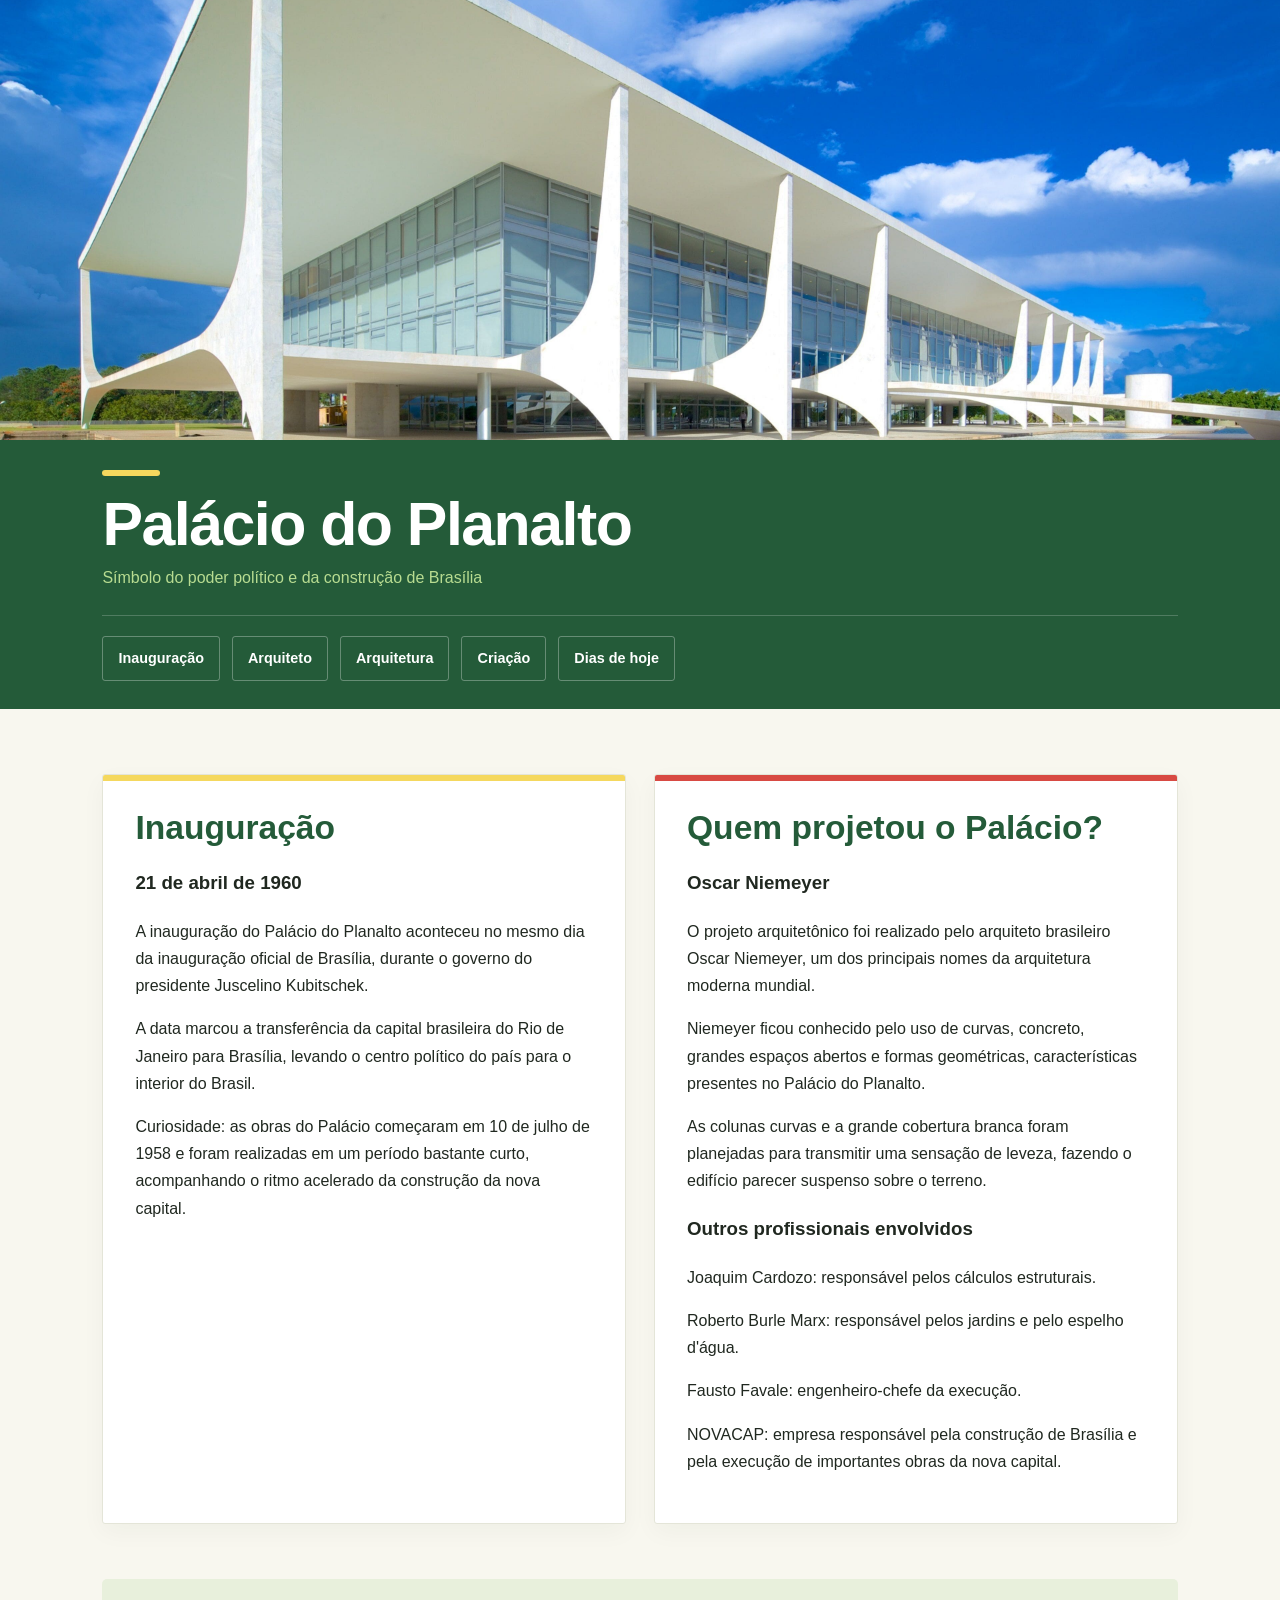
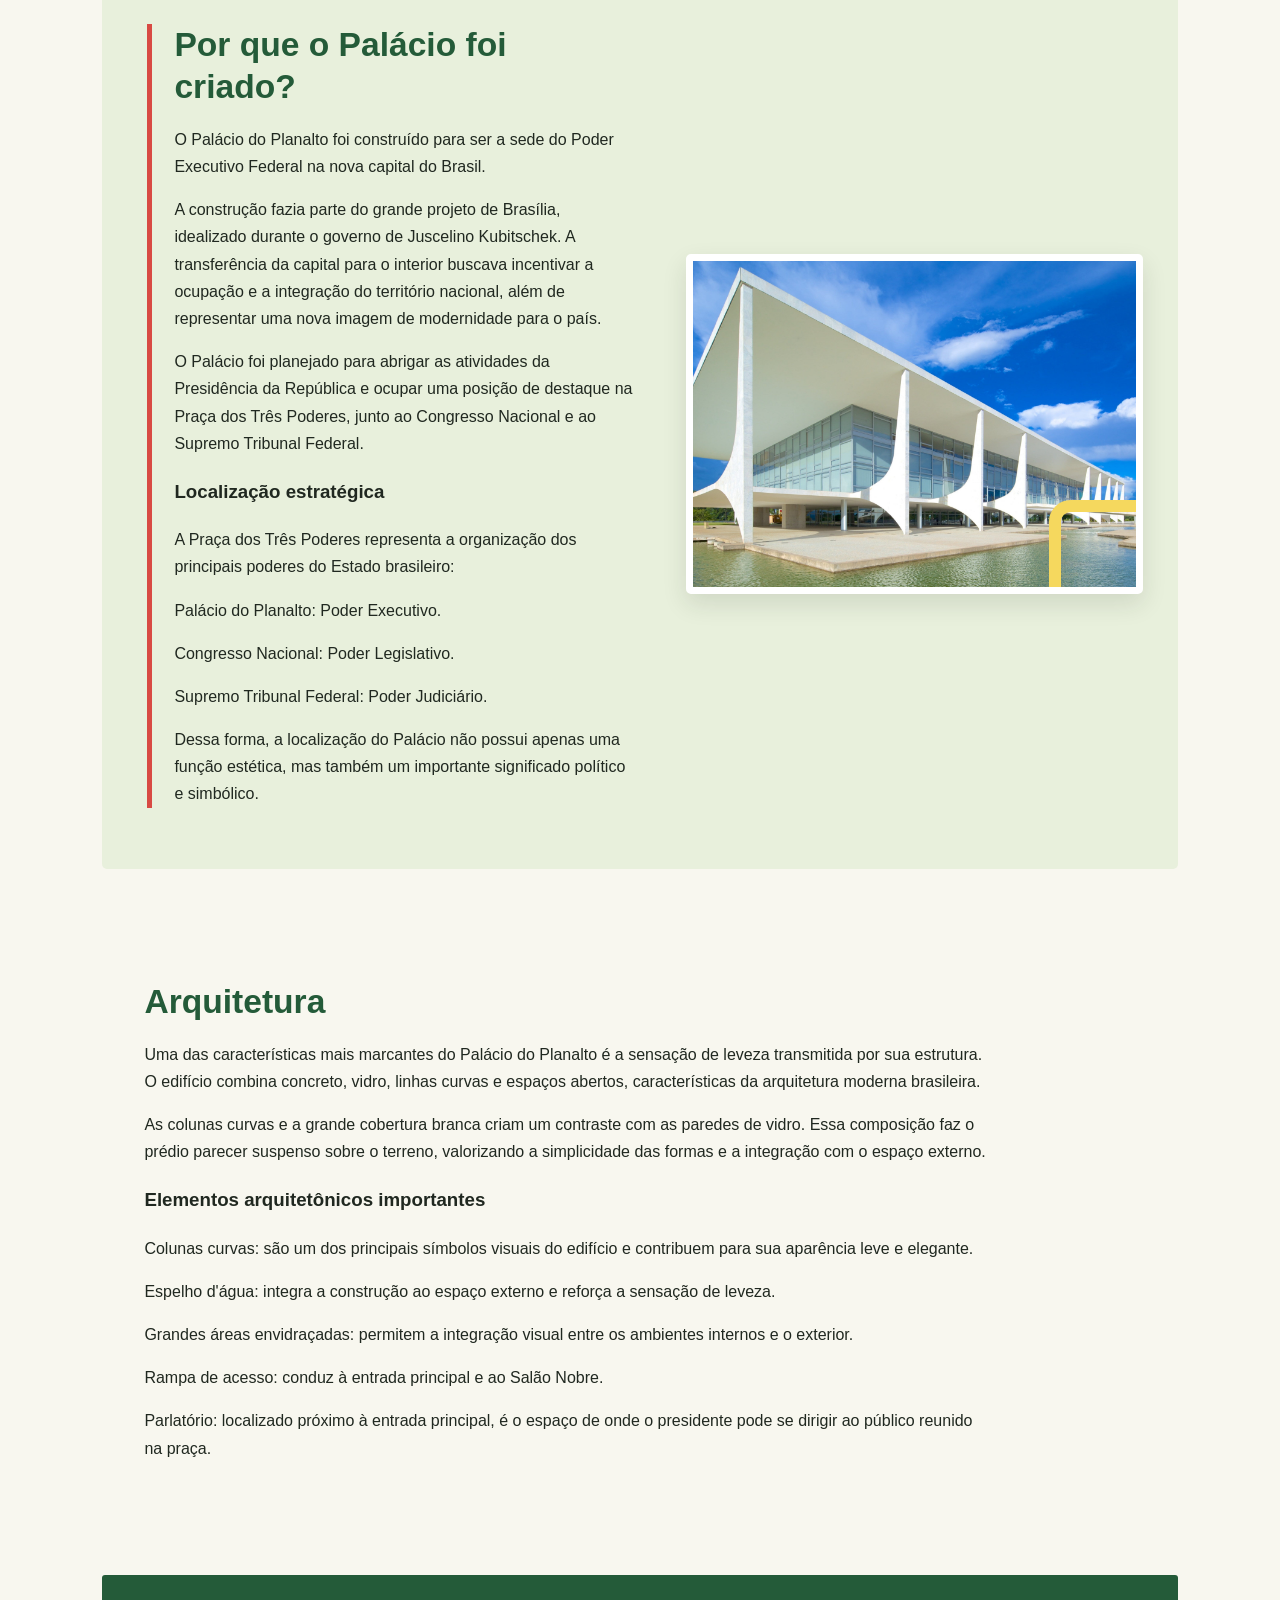
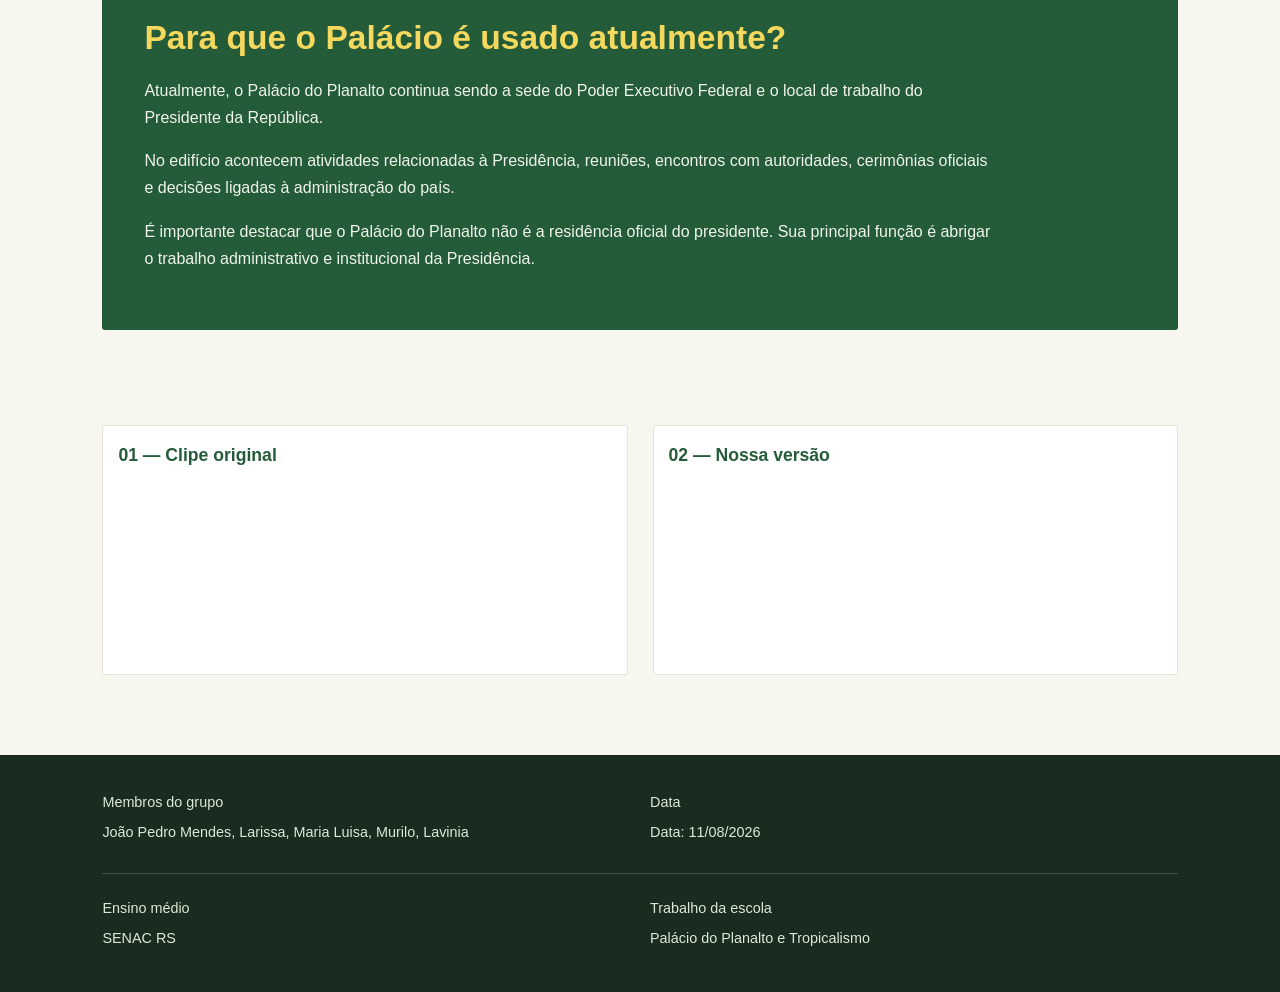
<file: index.html>
<!DOCTYPE html>
<html lang="pt-BR">
<head>
    <meta charset="UTF-8">
    <meta name="viewport" content="width=device-width, initial-scale=1.0">
    <link rel="stylesheet" href="./frontend/styles/style.css">
    <title>Palácio do Planalto - Tropicalismo</title>
</head>
<body class="page">
    <header class="header">
        <section class="large-img-palacio">
            <div class="container-img-palacio">
                <img
                    class="img-large-palacio"
                    src="./frontend/assets/742c32b3-c6fa-4c29-aecb-3b1ced98be7c.jpg"
                    alt="Vista externa do Palácio do Planalto"
                >
            </div>
        </section>

        <section class="container-header">
            <div class="container-title">
                <h1 class="title">Palácio do Planalto</h1>
                <p class="subtitle">
                    Símbolo do poder político e da construção de Brasília
                </p>
            </div>

            <nav class="container-navBar">
                <div class="separete-navBar">
                    <div><a href="#inauguracao">Inauguração</a></div>
                    <div><a href="#arquiteto">Arquiteto</a></div>
                    <div><a href="#arquitetura">Arquitetura</a></div>
                    <div><a href="#criacao">Criação</a></div>
                    <div><a href="#dias-de-hoje">Dias de hoje</a></div>
                </div>
            </nav>
        </section>
    </header>

    <main class="main">
        <div class="container-inauguration-architect">
            <article class="container-inauguration" id="inauguracao">
                <div class="txt-inauguration">
                    <h2>Inauguração</h2>
                    <h3>21 de abril de 1960</h3>
                    <p>
                        A inauguração do Palácio do Planalto aconteceu
                        no mesmo dia da inauguração oficial de Brasília,
                        durante o governo do presidente
                        Juscelino Kubitschek.
                    </p>

                    <p>
                        A data marcou a transferência da capital brasileira
                        do Rio de Janeiro para Brasília, levando o centro
                        político do país para o interior do Brasil.
                    </p>

                    <p>
                        Curiosidade: as obras do Palácio
                        começaram em 10 de julho de 1958 e foram realizadas
                        em um período bastante curto, acompanhando o ritmo
                        acelerado da construção da nova capital.
                    </p>
                </div>
            </article>

            <article class="container-architect" id="arquiteto">
                <div class="txt-architect">
                    <h2>Quem projetou o Palácio?</h2>
                    <h3>Oscar Niemeyer</h3>
                    <p>
                        O projeto arquitetônico foi realizado pelo arquiteto
                        brasileiro Oscar Niemeyer, um dos
                        principais nomes da arquitetura moderna mundial.
                    </p>

                    <p>
                        Niemeyer ficou conhecido pelo uso de curvas,
                        concreto, grandes espaços abertos e formas
                        geométricas, características presentes no
                        Palácio do Planalto.
                    </p>

                    <p>
                        As colunas curvas e a grande cobertura branca
                        foram planejadas para transmitir uma sensação
                        de leveza, fazendo o edifício parecer suspenso
                        sobre o terreno.
                    </p>

                    <h3>Outros profissionais envolvidos</h3>
                    <p>
                        Joaquim Cardozo: responsável
                        pelos cálculos estruturais.
                    </p>

                    <p> 
                        Roberto Burle Marx: responsável
                        pelos jardins e pelo espelho d'água.
                    </p>

                    <p>
                        Fausto Favale: engenheiro-chefe
                        da execução.
                    </p>

                    <p>
                        NOVACAP: empresa responsável
                        pela construção de Brasília e pela execução
                        de importantes obras da nova capital.
                    </p>
                </div>
            </article>
        </div>

        <div class="container-creation-imgPalacio" id="criacao">
            <section class="container-creation">
                <div class="txt-creation">
                    <h2>Por que o Palácio foi criado?</h2>
                    <p>
                        O Palácio do Planalto foi construído para ser a
                        sede do Poder Executivo Federal
                        na nova capital do Brasil.
                    </p>

                    <p>
                        A construção fazia parte do grande projeto de
                        Brasília, idealizado durante o governo de
                        Juscelino Kubitschek. A transferência da capital
                        para o interior buscava incentivar a ocupação
                        e a integração do território nacional, além de
                        representar uma nova imagem de modernidade para
                        o país.
                    </p>

                    <p>
                        O Palácio foi planejado para abrigar as atividades
                        da Presidência da República e ocupar uma posição
                        de destaque na Praça dos Três Poderes, junto ao
                        Congresso Nacional e ao Supremo Tribunal Federal.
                    </p>

                    <h3>Localização estratégica</h3>
                    <p>
                        A Praça dos Três Poderes representa a organização
                        dos principais poderes do Estado brasileiro:
                    </p>

                    <p>
                        Palácio do Planalto: Poder Executivo.
                    </p>

                    <p>
                        Congresso Nacional: Poder Legislativo.
                    </p>

                    <p>
                        Supremo Tribunal Federal:
                        Poder Judiciário.
                    </p>

                    <p>
                        Dessa forma, a localização do Palácio não possui
                        apenas uma função estética, mas também um
                        importante significado político e simbólico.
                    </p>
                </div>
            </section>

            <section class="container-imgPalacio">
                <div class="container-img">
                    <img
                        class="img-palacio"
                        src="./frontend/assets/742c32b3-c6fa-4c29-aecb-3b1ced98be7c.jpg"
                        alt="Detalhes arquitetônicos do Palácio do Planalto"
                    >
                </div>
            </section>
        </div>

        <div class="container-architecture" id="arquitetura">
            <article class="txt-container-architecture">
                <div class="txt-architecture">
                    <h2>Arquitetura</h2>
                    <p>
                        Uma das características mais marcantes do Palácio
                        do Planalto é a sensação de leveza transmitida
                        por sua estrutura. O edifício combina concreto,
                        vidro, linhas curvas e espaços abertos,
                        características da arquitetura moderna brasileira.
                    </p>

                    <p>
                        As colunas curvas e a grande cobertura branca
                        criam um contraste com as paredes de vidro.
                        Essa composição faz o prédio parecer suspenso
                        sobre o terreno, valorizando a simplicidade
                        das formas e a integração com o espaço externo.
                    </p>

                    <h3>Elementos arquitetônicos importantes</h3>
                    <p>
                        Colunas curvas: são um dos
                        principais símbolos visuais do edifício e
                        contribuem para sua aparência leve e elegante.
                    </p>

                    <p>
                        Espelho d'água: integra a
                        construção ao espaço externo e reforça a
                        sensação de leveza.
                    </p>

                    <p>
                        Grandes áreas envidraçadas:
                        permitem a integração visual entre os ambientes
                        internos e o exterior.
                    </p>

                    <p>
                        Rampa de acesso: conduz à
                        entrada principal e ao Salão Nobre.
                    </p>

                    <p>
                        Parlatório: localizado próximo
                        à entrada principal, é o espaço de onde o
                        presidente pode se dirigir ao público reunido
                        na praça.
                    </p>
                </div>
            </article>
        </div>

        <div class="container-currentUse-palacio" id="dias-de-hoje">
            <article class="txt-container-currentUse">
                <div class="txt-currentUse">
                    <h2>Para que o Palácio é usado atualmente?</h2>
                    <p>
                        Atualmente, o Palácio do Planalto continua sendo
                        a sede do Poder Executivo Federal
                        e o local de trabalho do Presidente da República.
                    </p>

                    <p>
                        No edifício acontecem atividades relacionadas
                        à Presidência, reuniões, encontros com autoridades,
                        cerimônias oficiais e decisões ligadas à
                        administração do país.
                    </p>

                    <p>
                        É importante destacar que o Palácio do Planalto
                        não é a residência oficial do presidente.
                        Sua principal função é abrigar o trabalho
                        administrativo e institucional da Presidência.
                    </p>
                </div>
            </article>
        </div>

        <div class="container-video-clipe">
            <div class="container-video">
                <section class="container-clipe-original">

                    <!-- clipe original -->

                </section>

                <section class="container-clipe-feito">
                    <!-- clipe  -->
                </section>
            </div>
        </div>
    </main>

    <footer class="footer">
        <div class="name-and-date">
            <div class="container-name-group">
                <p>Membros do grupo</p>
                <p>João Pedro Mendes, Larissa, Maria Luisa, Murilo, Lavinia</p>
            </div>

            <div class="container-date-site">
                <p>Data</p>
                <p>Data: 11/08/2026</p>
            </div>

        </div>

        <div class="school-and-details">
            <div class="container-school">
                <p>Ensino médio </p>
                <p>SENAC RS</p>
            </div>

            <div class="container-details">
                <p>Trabalho da escola</p>
                <p>Palácio do Planalto e Tropicalismo</p>
            </div>
        </div>
    </footer>
</body>
</html>
</file>
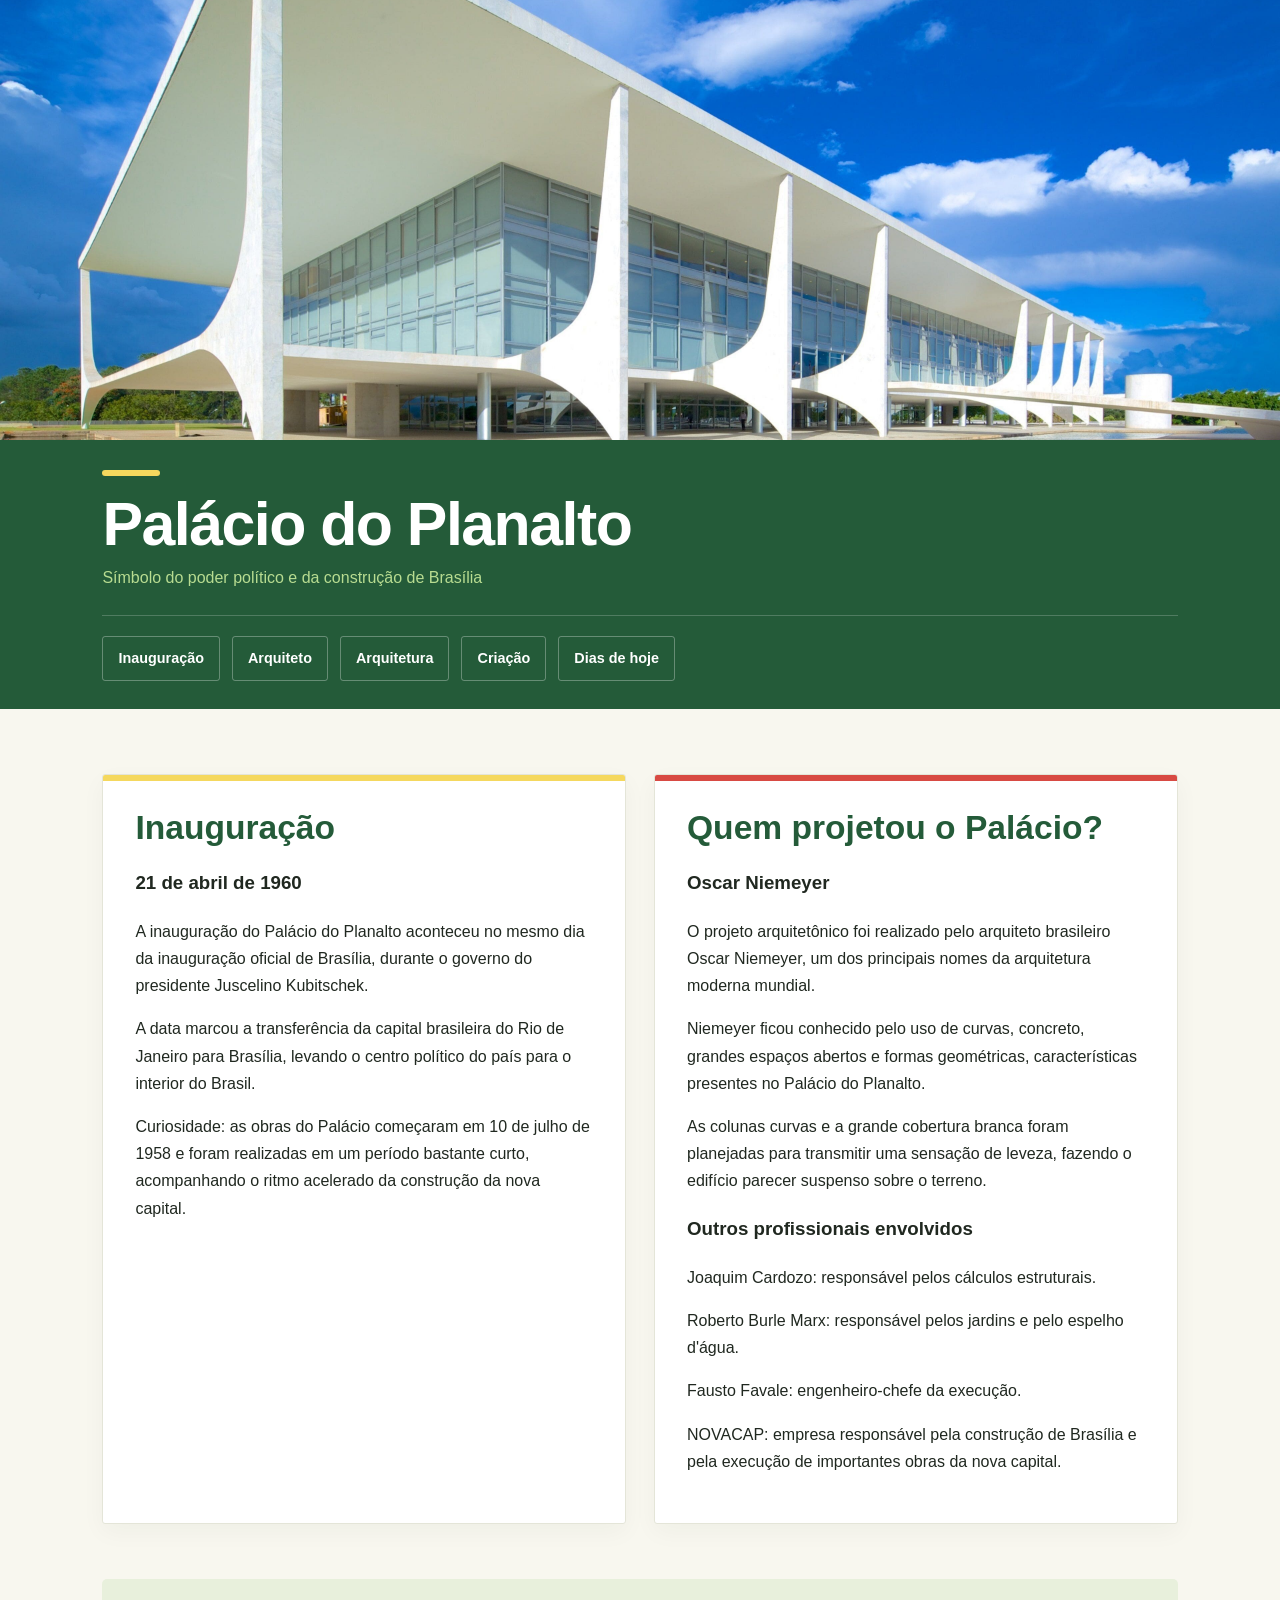
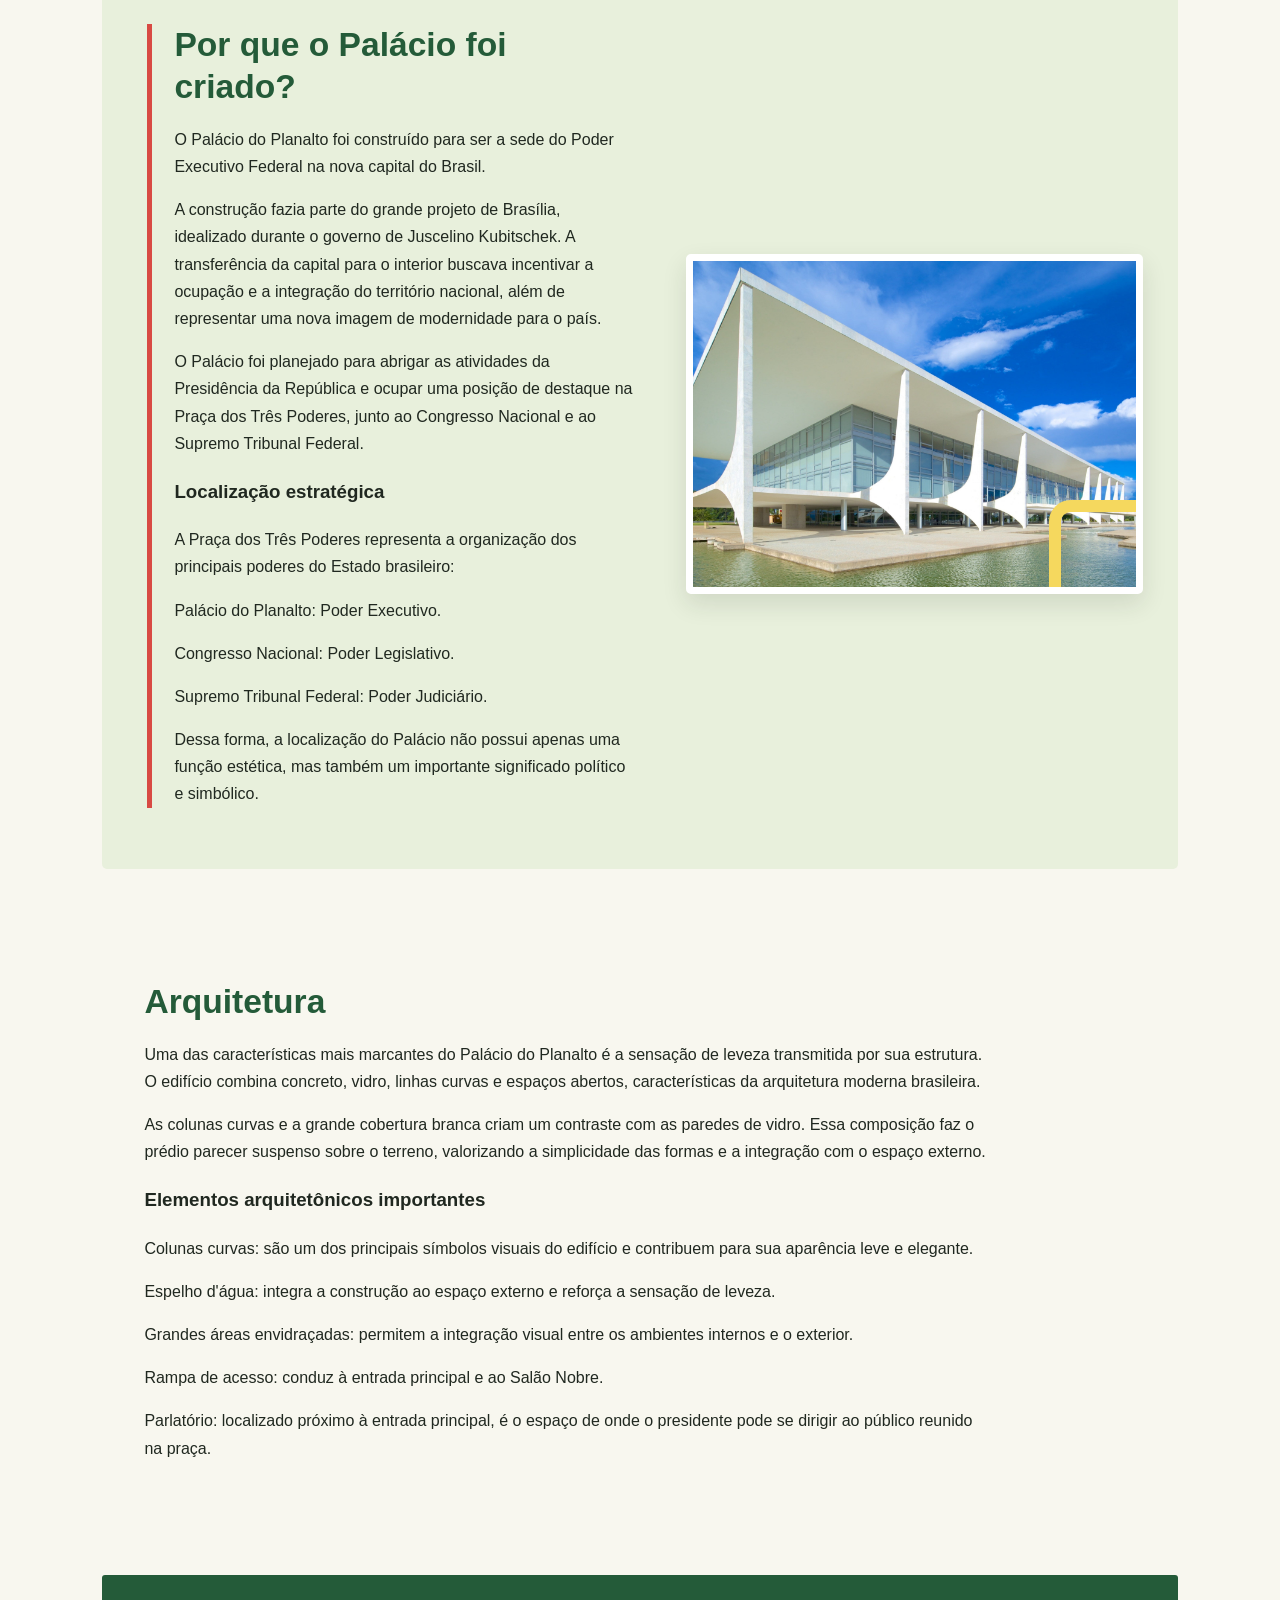
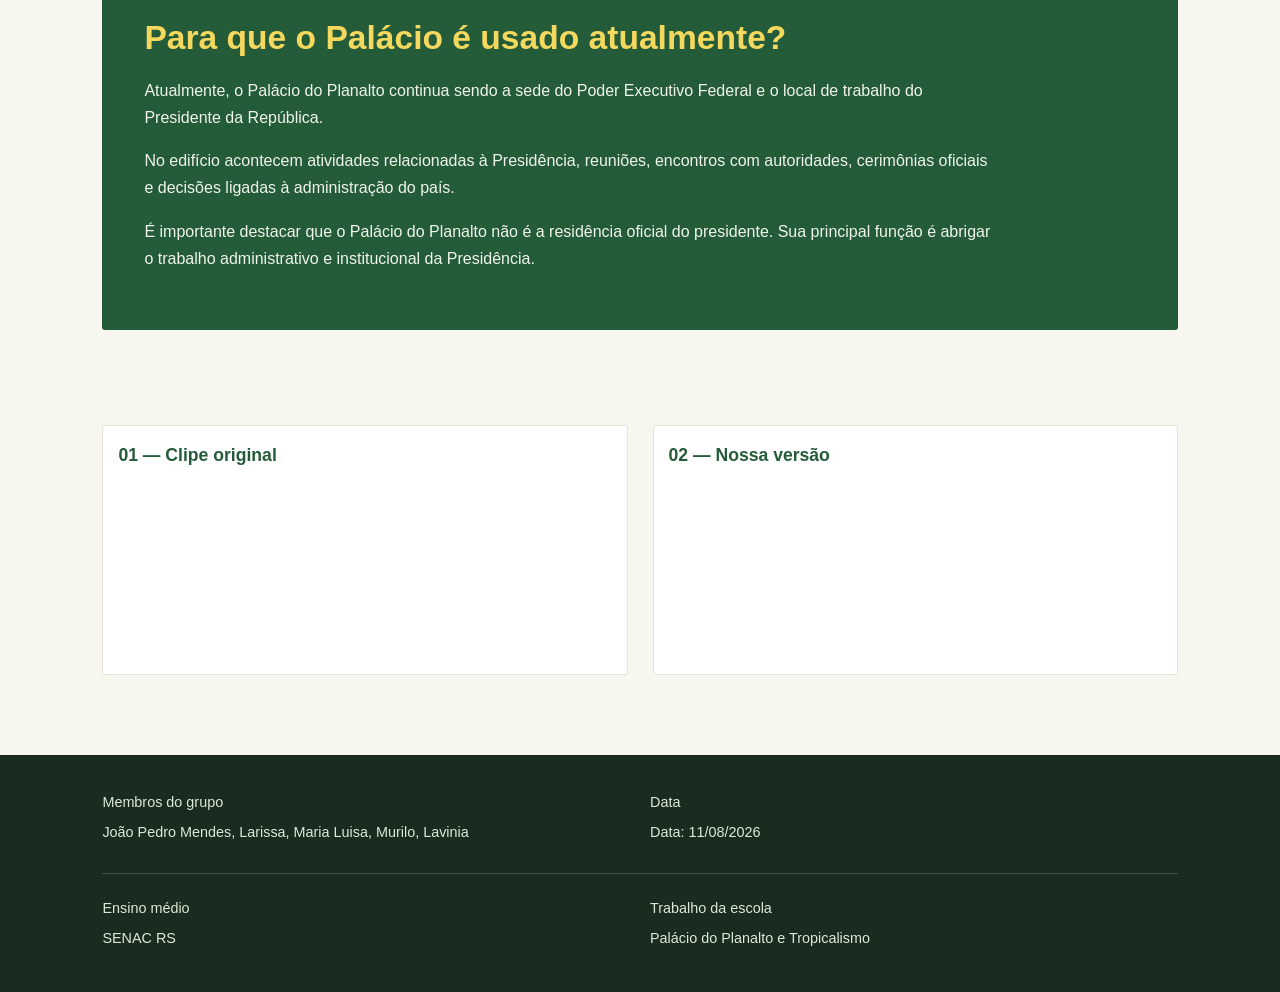
<file: frontend/pages/index.html>
<!DOCTYPE html>
<html lang="pt-BR">
<head>
    <meta charset="UTF-8">
    <meta name="viewport" content="width=device-width, initial-scale=1.0">
    <link rel="stylesheet" href="../styles/style.css">
    <title>Palácio do Planalto - Tropicalismo</title>
</head>
<body class="page">
    <header class="header">
        <section class="large-img-palacio">
            <div class="container-img-palacio">
                <img
                    class="img-large-palacio"
                    src="../assets/742c32b3-c6fa-4c29-aecb-3b1ced98be7c.jpg"
                    alt="Vista externa do Palácio do Planalto"
                >
            </div>
        </section>

        <section class="container-header">
            <div class="container-title">
                <h1 class="title">Palácio do Planalto</h1>
                <p class="subtitle">
                    Símbolo do poder político e da construção de Brasília
                </p>
            </div>

            <nav class="container-navBar">
                <div class="separete-navBar">
                    <div><a href="#inauguracao">Inauguração</a></div>
                    <div><a href="#arquiteto">Arquiteto</a></div>
                    <div><a href="#arquitetura">Arquitetura</a></div>
                    <div><a href="#criacao">Criação</a></div>
                    <div><a href="#dias-de-hoje">Dias de hoje</a></div>
                </div>
            </nav>
        </section>
    </header>

    <main class="main">
        <div class="container-inauguration-architect">
            <article class="container-inauguration" id="inauguracao">
                <div class="txt-inauguration">
                    <h2>Inauguração</h2>
                    <h3>21 de abril de 1960</h3>
                    <p>
                        A inauguração do Palácio do Planalto aconteceu
                        no mesmo dia da inauguração oficial de Brasília,
                        durante o governo do presidente
                        Juscelino Kubitschek.
                    </p>

                    <p>
                        A data marcou a transferência da capital brasileira
                        do Rio de Janeiro para Brasília, levando o centro
                        político do país para o interior do Brasil.
                    </p>

                    <p>
                        Curiosidade: as obras do Palácio
                        começaram em 10 de julho de 1958 e foram realizadas
                        em um período bastante curto, acompanhando o ritmo
                        acelerado da construção da nova capital.
                    </p>
                </div>
            </article>

            <article class="container-architect" id="arquiteto">
                <div class="txt-architect">
                    <h2>Quem projetou o Palácio?</h2>
                    <h3>Oscar Niemeyer</h3>
                    <p>
                        O projeto arquitetônico foi realizado pelo arquiteto
                        brasileiro Oscar Niemeyer, um dos
                        principais nomes da arquitetura moderna mundial.
                    </p>

                    <p>
                        Niemeyer ficou conhecido pelo uso de curvas,
                        concreto, grandes espaços abertos e formas
                        geométricas, características presentes no
                        Palácio do Planalto.
                    </p>

                    <p>
                        As colunas curvas e a grande cobertura branca
                        foram planejadas para transmitir uma sensação
                        de leveza, fazendo o edifício parecer suspenso
                        sobre o terreno.
                    </p>

                    <h3>Outros profissionais envolvidos</h3>
                    <p>
                        Joaquim Cardozo: responsável
                        pelos cálculos estruturais.
                    </p>

                    <p> 
                        Roberto Burle Marx: responsável
                        pelos jardins e pelo espelho d'água.
                    </p>

                    <p>
                        Fausto Favale: engenheiro-chefe
                        da execução.
                    </p>

                    <p>
                        NOVACAP: empresa responsável
                        pela construção de Brasília e pela execução
                        de importantes obras da nova capital.
                    </p>
                </div>
            </article>
        </div>

        <div class="container-creation-imgPalacio" id="criacao">
            <section class="container-creation">
                <div class="txt-creation">
                    <h2>Por que o Palácio foi criado?</h2>
                    <p>
                        O Palácio do Planalto foi construído para ser a
                        sede do Poder Executivo Federal
                        na nova capital do Brasil.
                    </p>

                    <p>
                        A construção fazia parte do grande projeto de
                        Brasília, idealizado durante o governo de
                        Juscelino Kubitschek. A transferência da capital
                        para o interior buscava incentivar a ocupação
                        e a integração do território nacional, além de
                        representar uma nova imagem de modernidade para
                        o país.
                    </p>

                    <p>
                        O Palácio foi planejado para abrigar as atividades
                        da Presidência da República e ocupar uma posição
                        de destaque na Praça dos Três Poderes, junto ao
                        Congresso Nacional e ao Supremo Tribunal Federal.
                    </p>

                    <h3>Localização estratégica</h3>
                    <p>
                        A Praça dos Três Poderes representa a organização
                        dos principais poderes do Estado brasileiro:
                    </p>

                    <p>
                        Palácio do Planalto: Poder Executivo.
                    </p>

                    <p>
                        Congresso Nacional: Poder Legislativo.
                    </p>

                    <p>
                        Supremo Tribunal Federal:
                        Poder Judiciário.
                    </p>

                    <p>
                        Dessa forma, a localização do Palácio não possui
                        apenas uma função estética, mas também um
                        importante significado político e simbólico.
                    </p>
                </div>
            </section>

            <section class="container-imgPalacio">
                <div class="container-img">
                    <img
                        class="img-palacio"
                        src="../assets/742c32b3-c6fa-4c29-aecb-3b1ced98be7c.jpg"
                        alt="Detalhes arquitetônicos do Palácio do Planalto"
                    >
                </div>
            </section>
        </div>

        <div class="container-architecture" id="arquitetura">
            <article class="txt-container-architecture">
                <div class="txt-architecture">
                    <h2>Arquitetura</h2>
                    <p>
                        Uma das características mais marcantes do Palácio
                        do Planalto é a sensação de leveza transmitida
                        por sua estrutura. O edifício combina concreto,
                        vidro, linhas curvas e espaços abertos,
                        características da arquitetura moderna brasileira.
                    </p>

                    <p>
                        As colunas curvas e a grande cobertura branca
                        criam um contraste com as paredes de vidro.
                        Essa composição faz o prédio parecer suspenso
                        sobre o terreno, valorizando a simplicidade
                        das formas e a integração com o espaço externo.
                    </p>

                    <h3>Elementos arquitetônicos importantes</h3>
                    <p>
                        Colunas curvas: são um dos
                        principais símbolos visuais do edifício e
                        contribuem para sua aparência leve e elegante.
                    </p>

                    <p>
                        Espelho d'água: integra a
                        construção ao espaço externo e reforça a
                        sensação de leveza.
                    </p>

                    <p>
                        Grandes áreas envidraçadas:
                        permitem a integração visual entre os ambientes
                        internos e o exterior.
                    </p>

                    <p>
                        Rampa de acesso: conduz à
                        entrada principal e ao Salão Nobre.
                    </p>

                    <p>
                        Parlatório: localizado próximo
                        à entrada principal, é o espaço de onde o
                        presidente pode se dirigir ao público reunido
                        na praça.
                    </p>
                </div>
            </article>
        </div>

        <div class="container-currentUse-palacio" id="dias-de-hoje">
            <article class="txt-container-currentUse">
                <div class="txt-currentUse">
                    <h2>Para que o Palácio é usado atualmente?</h2>
                    <p>
                        Atualmente, o Palácio do Planalto continua sendo
                        a sede do Poder Executivo Federal
                        e o local de trabalho do Presidente da República.
                    </p>

                    <p>
                        No edifício acontecem atividades relacionadas
                        à Presidência, reuniões, encontros com autoridades,
                        cerimônias oficiais e decisões ligadas à
                        administração do país.
                    </p>

                    <p>
                        É importante destacar que o Palácio do Planalto
                        não é a residência oficial do presidente.
                        Sua principal função é abrigar o trabalho
                        administrativo e institucional da Presidência.
                    </p>
                </div>
            </article>
        </div>

        <div class="container-video-clipe">
            <div class="container-video">
                <section class="container-clipe-original">

                    <!-- clipe original -->

                </section>

                <section class="container-clipe-feito">
                    <!-- clipe  -->
                </section>
            </div>
        </div>
    </main>

    <footer class="footer">
        <div class="name-and-date">
            <div class="container-name-group">
                <p>Membros do grupo</p>
                <p>João Pedro Mendes, Larissa, Maria Luisa, Murilo, Lavinia</p>
            </div>

            <div class="container-date-site">
                <p>Data</p>
                <p>Data: 11/08/2026</p>
            </div>

        </div>

        <div class="school-and-details">
            <div class="container-school">
                <p>Ensino médio </p>
                <p>SENAC RS</p>
            </div>

            <div class="container-details">
                <p>Trabalho da escola</p>
                <p>Palácio do Planalto e Tropicalismo</p>
            </div>
        </div>
    </footer>
</body>
</html>
</file>
<file: frontend/styles/style.css>
.page {
    margin: 0;
    background-color: #f8f7ef;
    color: #202820;
    font-family: Arial, Helvetica, sans-serif;
    line-height: 1.7;
}

.page * {
    box-sizing: border-box;
}

.page {
    --verde: #b8dc91;
    --verde-escuro: #245b39;
    --amarelo: #f5d85e;
    --vermelho: #d84a43;
    --fundo: #f8f7ef;
    --texto: #202820;
    --branco: #ffffff;
}

.title,
.subtitle,
.txt-inauguration,
.txt-architect,
.txt-creation,
.txt-architecture,
.txt-currentUse {
    margin-top: 0;
}


.header {
    position: relative;
    padding-bottom: 0;
    background-color: var(--verde-escuro);
}

.large-img-palacio {
    position: relative;
    width: 100%;
    height: 440px;
    overflow: hidden;
    background:
        linear-gradient(
            180deg,
            rgba(15, 35, 22, 0.05) 35%,
            rgba(15, 35, 22, 0.65) 100%
        ),
        linear-gradient(135deg, #b8dc91, #245b39);
}

.container-img-palacio {
    width: 100%;
    height: 100%;
}

.img-large-palacio {
    display: block;
    width: 100%;
    height: 100%;
    object-fit: cover;
    object-position: center 55%;
}

.container-header {
    position: relative;
    z-index: 1;
    padding: 0 8% 28px;
    background-color: var(--verde-escuro);
}

.container-title {
    position: relative;
    max-width: 1100px;
    margin: 0 auto;
    padding: 30px 0 24px;
    color: var(--branco);
}

.container-title::before {
    display: block;
    width: 58px;
    height: 6px;
    margin-bottom: 14px;
    background-color: var(--amarelo);
    border-radius: 5px;
    content: "";
}

.title {
    margin-bottom: 4px;
    font-size: clamp(2rem, 5vw, 3.8rem);
    font-weight: 800;
    line-height: 1.15;
    letter-spacing: -1.5px;
}

.subtitle {
    margin-bottom: 0;
    color: var(--verde);
    font-size: 1rem;
}


.container-navBar {
    max-width: 1100px;
    margin: 0 auto;
    border-top: 1px solid rgba(255, 255, 255, 0.2);
}

.separete-navBar {
    display: flex;
    flex-wrap: wrap;
    align-items: center;
    justify-content: flex-start;
    gap: 12px;
    padding-top: 20px;
}

.separete-navBar div {
    display: flex;
}

.separete-navBar a {
    display: inline-block;
    padding: 9px 15px;
    border: 1px solid rgba(255, 255, 255, 0.3);
    border-radius: 3px;
    color: var(--branco);
    font-size: 0.9rem;
    font-weight: 600;
    text-decoration: none;
    transition:
        background-color 0.2s ease,
        color 0.2s ease,
        transform 0.2s ease;
}

.separete-navBar a:hover {
    transform: translateY(-2px);
    border-color: var(--amarelo);
    background-color: var(--amarelo);
    color: var(--texto);
}

.main {
    width: min(1100px, 84%);
    margin: 0 auto;
    padding: 65px 0 80px;
}

.main h2 {
    margin-top: 0;
    margin-bottom: 18px;
    color: var(--verde-escuro);
    font-size: clamp(1.5rem, 3vw, 2.1rem);
    line-height: 1.25;
}

.main p {
    margin-top: 0;
    margin-bottom: 16px;
    font-size: 1rem;
}

.main img {
    max-width: 100%;
}

.container-inauguration-architect {
    display: grid;
    grid-template-columns: repeat(2, minmax(0, 1fr));
    gap: 28px;
    margin-bottom: 55px;
}

.container-inauguration,
.container-architect {
    position: relative;
    min-width: 0;
    padding: 32px;
    overflow: hidden;
    border: 1px solid #e4e5d8;
    border-radius: 3px;
    background-color: var(--branco);
    box-shadow: 0 8px 24px rgba(32, 40, 32, 0.04);
}

.container-inauguration::before,
.container-architect::before {
    position: absolute;
    top: 0;
    left: 0;
    width: 100%;
    height: 6px;
    background-color: var(--amarelo);
    content: "";
}

.container-architect::before {
    background-color: var(--vermelho);
}

.container-creation-imgPalacio {
    display: grid;
    grid-template-columns: 1fr 0.9fr;
    align-items: center;
    gap: 42px;
    margin-bottom: 70px;
    padding: 35px;
    border-radius: 5px;
    background-color: #e8f0dc;
}

.container-creation {
    min-width: 0;
    padding: 10px;
}

.txt-creation {
    border-left: 5px solid var(--vermelho);
    padding-left: 22px;
}

.container-imgPalacio {
    min-width: 0;
}

.container-img {
    position: relative;
    height: 340px;
    overflow: hidden;
    border: 7px solid var(--branco);
    border-radius: 5px;
    background-color: var(--verde);
    box-shadow: 0 10px 25px rgba(32, 40, 32, 0.12);
}

.container-img::after {
    position: absolute;
    right: -22px;
    bottom: -22px;
    width: 85px;
    height: 85px;
    border: 12px solid var(--amarelo);
    border-radius: 20%;
    content: "";
    pointer-events: none;
}

.img-palacio {
    display: block;
    width: 100%;
    height: 100%;
    object-fit: cover;
}


.container-architecture {
    position: relative;
    margin-bottom: 55px;
    padding: 42px;
    overflow: hidden;
    border-radius: 5px;
}

.txt-container-architecture {
    position: relative;
    z-index: 1;
    max-width: 850px;
}

.container-currentUse-palacio {
    position: relative;
    margin-bottom: 75px;
    padding: 42px;
    border-radius: 3px;
    background-color: var(--verde-escuro);
    color: var(--branco);
}

.txt-container-currentUse {
    max-width: 850px;
}

.container-currentUse-palacio h2 {
    color: var(--amarelo);
}

.container-currentUse-palacio p {
    color: #f0f5eb;
}

.container-video-clipe {
    padding-top: 20px;
}

.container-video-clipe > .container-video {
    display: grid;
    grid-template-columns: repeat(2, minmax(0, 1fr));
    gap: 25px;
}

.container-clipe-original,
.container-clipe-feito {
    min-width: 0;
    min-height: 250px;
    padding: 15px;
    overflow: hidden;
    border: 1px solid #e4e5d8;
    border-radius: 3px;
    background-color: var(--branco);
}

.container-clipe-original::before,
.container-clipe-feito::before {
    display: block;
    margin-bottom: 12px;
    color: var(--verde-escuro);
    font-size: 1.1rem;
    font-weight: 800;
}

.container-clipe-original::before {
    content: "01 — Clipe original";
}

.container-clipe-feito::before {
    content: "02 — Nossa versão";
}

.container-clipe-original iframe,
.container-clipe-feito iframe,
.container-clipe-original video,
.container-clipe-feito video {
    display: block;
    width: 100%;
    aspect-ratio: 16 / 9;
    border: 0;
    border-radius: 3px;
    background-color: #e8f0dc;
}

.footer {
    padding: 35px 8%;
    background-color: #192c20;
    color: var(--branco);
}

.name-and-date,
.school-and-details {
    display: flex;
    flex-wrap: wrap;
    align-items: flex-start;
    justify-content: space-between;
    gap: 20px;
    max-width: 1100px;
    margin: 0 auto;
}

.name-and-date {
    padding-bottom: 22px;
    border-bottom: 1px solid rgba(255, 255, 255, 0.18);
}

.school-and-details {
    padding-top: 22px;
}

.container-name-group,
.container-date-site,
.container-school,
.container-details {
    flex: 1 1 220px;
    min-width: 0;
}

.footer p {
    margin: 0 0 6px;
    color: #dce8d7;
    font-size: 0.9rem;
}

.footer strong {
    color: var(--amarelo);
}


@media (max-width: 800px) {
    .large-img-palacio {
        height: 330px;
    }

    .container-header {
        padding-right: 6%;
        padding-left: 6%;
    }

    .main {
        width: 90%;
        padding-top: 45px;
    }

    .container-inauguration-architect {
        gap: 18px;
    }

    .container-inauguration,
    .container-architect {
        padding: 25px;
    }

    .container-creation-imgPalacio {
        grid-template-columns: 1fr;
        gap: 25px;
        padding: 25px;
    }

    .container-img {
        height: 300px;
    }

    .container-architecture,
    .container-currentUse-palacio {
        padding: 30px;
    }

    .container-video-clipe > .container-video {
        gap: 18px;
    }
}

@media (max-width: 560px) {
    .large-img-palacio {
        height: 250px;
    }

    .container-header {
        padding: 0 5% 22px;
    }

    .container-title {
        padding-top: 25px;
    }

    .title {
        letter-spacing: -0.7px;
    }

    .subtitle {
        font-size: 0.9rem;
    }

    .separete-navBar {
        gap: 8px;
        padding-top: 15px;
    }

    .separete-navBar a {
        padding: 7px 11px;
        font-size: 0.8rem;
    }

    .main {
        width: 90%;
        padding: 35px 0 50px;
    }

    .container-inauguration-architect,
    .container-video-clipe > .container-video {
        grid-template-columns: 1fr;
    }

    .container-inauguration-architect {
        gap: 20px;
        margin-bottom: 40px;
    }

    .container-inauguration,
    .container-architect {
        padding: 25px;
    }

    .container-creation-imgPalacio {
        margin-bottom: 40px;
        padding: 20px;
    }

    .container-creation {
        padding: 5px;
    }

    .txt-creation {
        padding-left: 15px;
    }

    .container-img {
        height: 250px;
    }

    .container-architecture {
        margin-bottom: 40px;
        padding: 25px;
    }

    .container-currentUse-palacio {
        margin-bottom: 45px;
        padding: 25px;
    }

    .container-clipe-original,
    .container-clipe-feito {
        min-height: 0;
    }

    .footer {
        padding: 28px 6%;
    }

    .name-and-date,
    .school-and-details {
        flex-direction: column;
        gap: 15px;
    }
}
</file>
